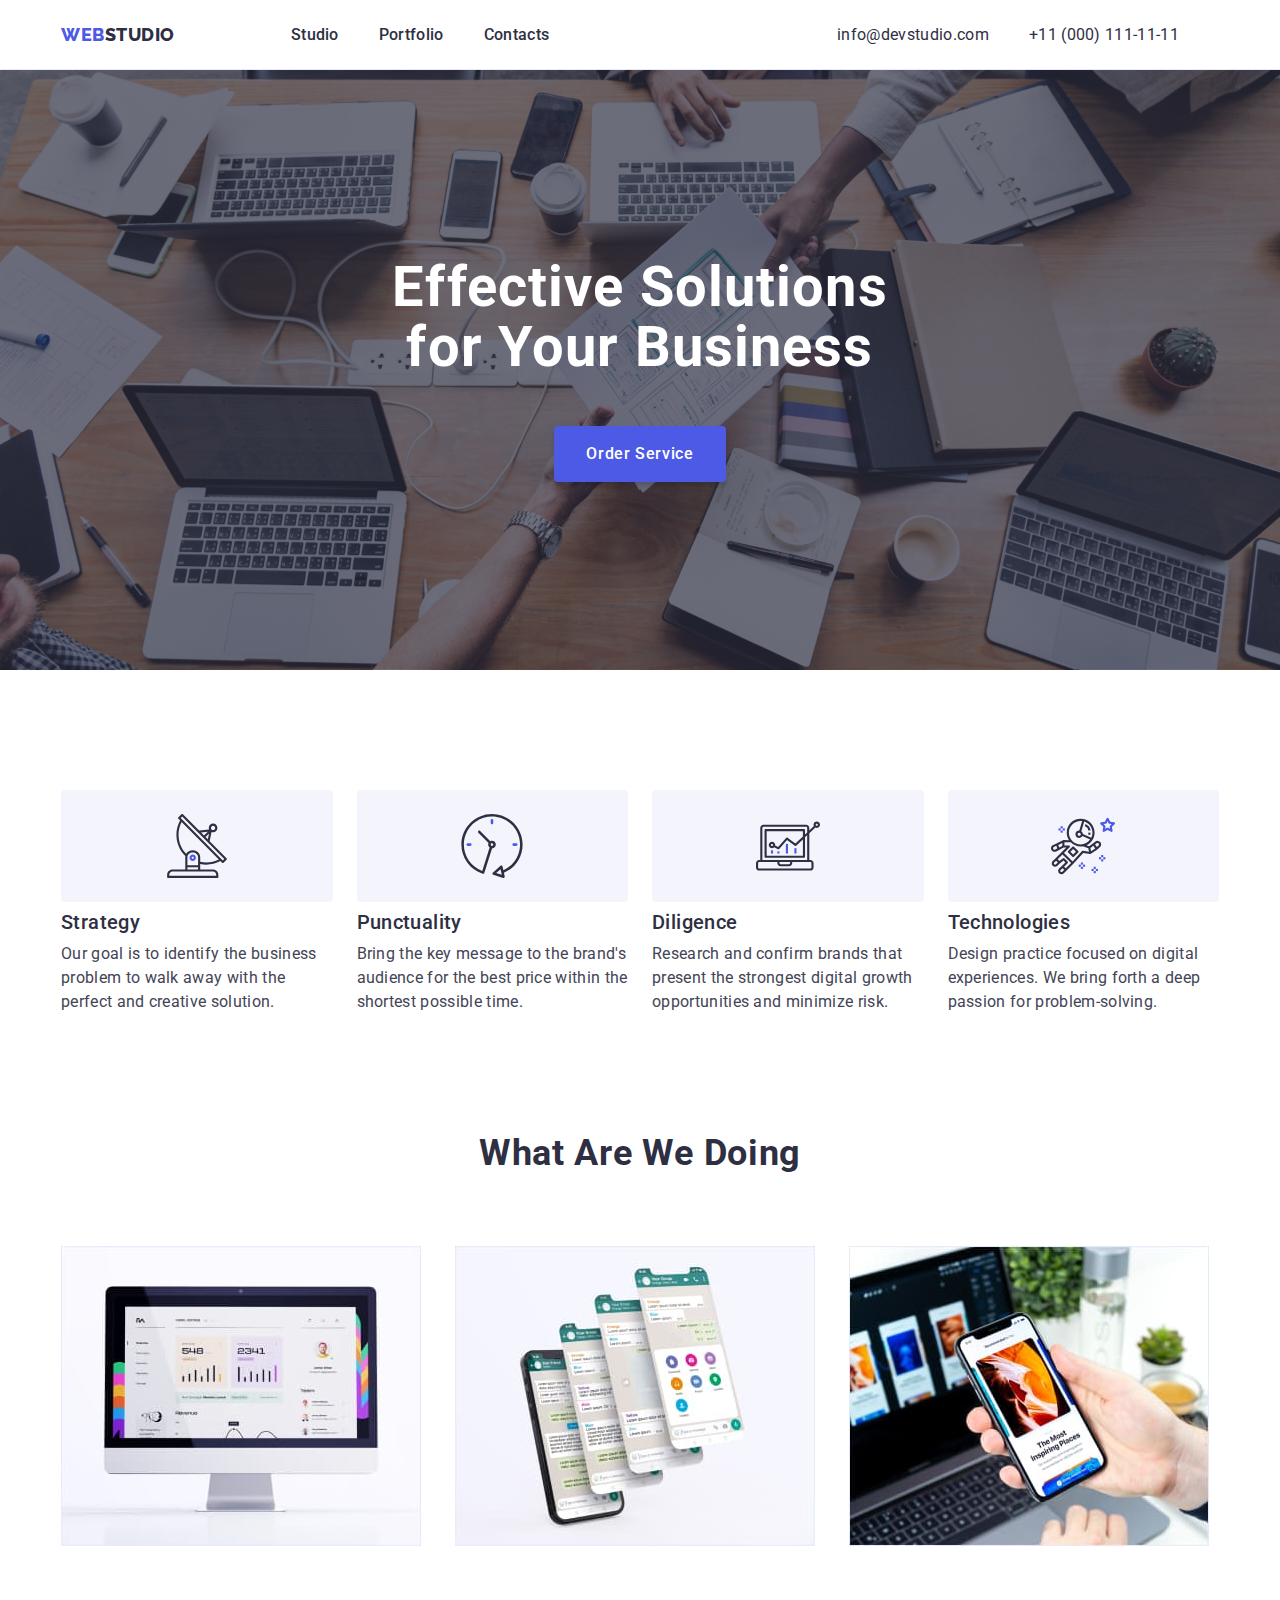
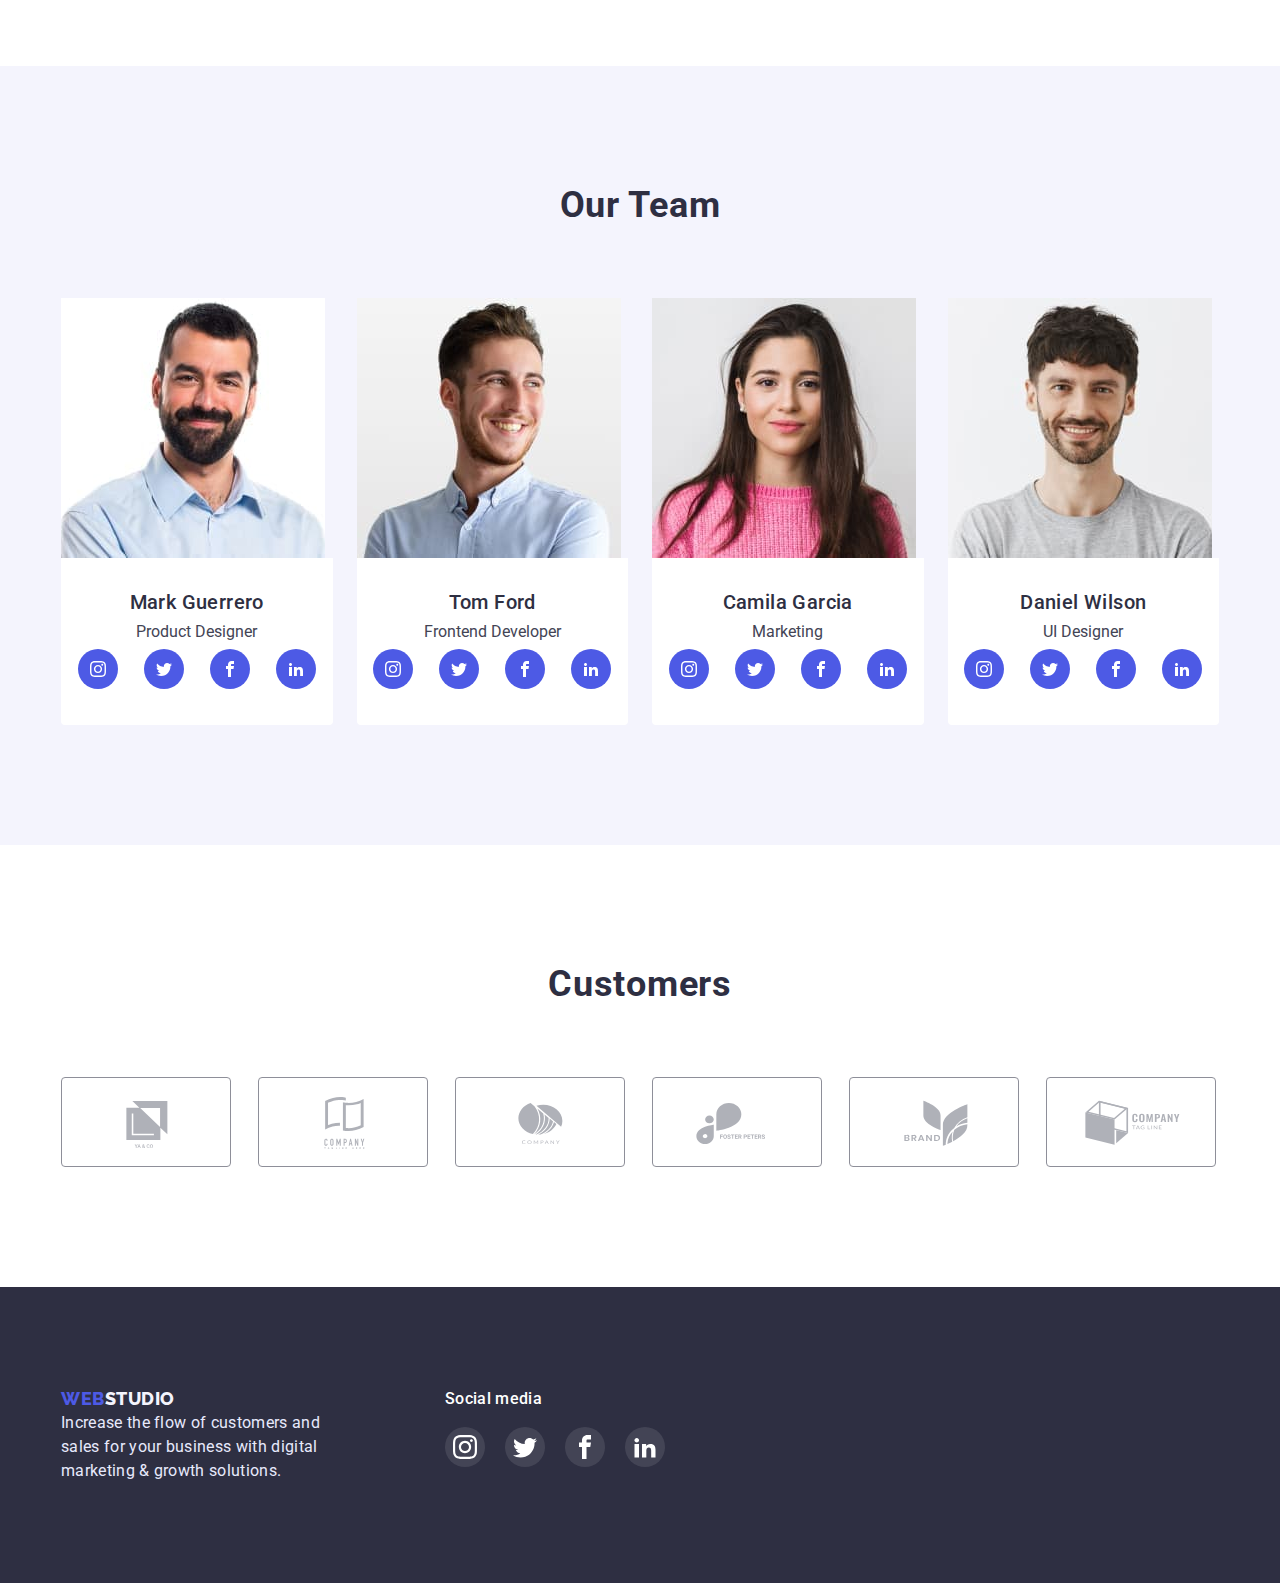
<file: index.html>
<!DOCTYPE html>
<html lang="en">
<head>
    <meta charset="UTF-8">
    <meta http-equiv="X-UA-Compatible" content="IE=edge">
    <meta name="viewport" content="width=device-width, initial-scale=1.0">
    <title>WebStudio</title>
    <link rel="preconnect" href="https://fonts.googleapis.com">
    <link rel="preconnect" href="https://fonts.gstatic.com" crossorigin>
    <link href="https://fonts.googleapis.com/css2?family=Raleway:wght@800&family=Roboto:wght@400;500;700;900&display=swap" rel="stylesheet">
    <link rel="stylesheet" href="https://cdnjs.cloudflare.com/ajax/libs/modern-normalize/1.1.0/modern-normalize.min.css" integrity="sha512-wpPYUAdjBVSE4KJnH1VR1HeZfpl1ub8YT/NKx4PuQ5NmX2tKuGu6U/JRp5y+Y8XG2tV+wKQpNHVUX03MfMFn9Q==" crossorigin="anonymous" referrerpolicy="no-referrer" />
<link rel="stylesheet" href="./css/style.css">
</head>
<body>
    <!--Head-->
    <header class="header">
            <div class="container"><div class="header-justify">
        <nav class="header-nav">
            <a class="first-logo"
            href="./index.html">Web<span class="second-logo link">Studio</span></a>
            <ul class="list nav-list">
                <li class="header-item"><a href="./index.html" class="header-link link">Studio</a></li>
                <li class="header-item"><a href="./portfolio.html" class="header-link link">Portfolio</a></li>
                <li class="header-item"><a href="#" class="header-link link">Contacts</a></li>
            </ul>
            
        </nav>
        <address class="contact-list">
             <ul class="contact-list list">
                <li class="contact-item"><a class="contact-mail link"
                    href="mailto:info@devstudio.com">info@devstudio.com</a>
                <li class="contact-item"><a class="contact-mail link"
                    href="tel:+110001111111">+11 (000) 111-11-11</a>
                </li>
            </ul>
        </address>
        </div>
        </div>
    </header>
    <!--Main-->
    <main>
    <!--Hero-->
    <!--Section 1-->
        <section class="hero">
            <div class="container">
            <h1 class="hero-title">Effective Solutions for Your Business</h1>
            <button type="button" class="button-hero">Order Service</button>
            </div>
        </section>
        <!--/Section 1-->
       <!--Section 2-->
       <section class="section features-section">
        <h2 class="visually-hidden">Adantages</h2>
        <div class="container">
        <ul class="features-list">
        <li class="features-item item">
            <div class="item-box">
                <svg class="features-list-icon" width="64" height="64">
                    <use href="./images/sprite-3.svg#antenna"></use>
                </svg>
            </div>
        <h3 class="features-title">Strategy</h3>
       <p class="features-desc"> Our goal is to identify the business
        problem to walk away with the perfect and creative solution.</p>
        </li>
        <li class="features-item item">
            <div class="item-box">
                <svg class="features-list-icon" width="64" height="64">
                    <use href="./images/sprite-3.svg#clock"></use>
                </svg>
            </div>
        <h3 class="features-title">Punctuality</h3>
        <p class="features-desc">Bring the key message to the brand's audience for the best price within the shortest possible time.</p>
        </li>
        <li class="features-item item">
            <div class="item-box">
                <svg class="features-list-icon" width="64" height="64">
                    <use href="./images/sprite-3.svg#diagram"></use>
                </svg>
            </div>
        <h3 class="features-title">Diligence</h3>
        <p class="features-desc">Research and confirm brands that present the strongest digital growth opportunities and minimize risk.</p>
        </li>
        <li class="features-item item">
            <div class="item-box">
                <svg class="features-list-icon" width="64" height="64">
                    <use href="./images/sprite-3.svg#astronaut"></use>
                </svg>
            </div>
        <h3 class="features-title">Technologies</h3>
        <p class="features-desc">Design practice focused on digital experiences. We bring forth a deep passion for problem-solving.</p>
        </li>
        </ul>
        </div>
    </section>
    <!--/Section 2-->
<!--Section 3-->
<section class="abilities-section">
    <div class="container">
<h2 class="headline">What Are We Doing </h2>
<ul class="abilities-set">
    <li class="card-item"><img src="./images/rectangle-computer.jpg" width="360" alt="Computer"></li>
    <li class="card-item"><img src="./images/rectangle-screens.jpg" width="360" alt="Screens"></li>
    <li class="card-item"><img src="./images/rectangle-phone.jpg" width="360" alt="Phone and computer"></li>
</ul>
</div>
</section>
<!--/Section 3-->
<!--Section 4-->
<section class="team-section">
    <div class="container">
<h2 class="header-team">Our Team</h2>
<ul class="list team-list">
<li class="item"><img src="./images/new.jpg" width="264" alt="Man">
    <div class="team-descr">
    <h3 class="about-title">Mark Guerrero</h3>
    <p class="about-subtitle">Product Designer</p>
    <ul class="social-list list">
        <li class="social-list-item">
        <a href="" class="social-list-link">
            <svg class="social-list-icon" width="16" height="16">
            <use href="./images/sprite-3.svg#instagram"></use>
            </svg>
            </a>
            </li>
            <li class="social-list-item">
            <a href="" class="social-list-link">
                <svg class="social-list-icon" width="16" height="16">
                <use href="./images/sprite-3.svg#twitter"></use>
                </svg>
                </a>
            </li>
                <li class="social-list-item">
                <a href="" class="social-list-link">
                    <svg class="social-list-icon" width="16" height="16">
                    <use href="./images/sprite-3.svg#facebook"></use>
                    </svg>
                    </a>
                </li>
                    <li class="social-list-item">
                    <a href="" class="social-list-link">
                        <svg class="social-list-icon" width="16" height="16">
                        <use href="./images/sprite-3.svg#linkedin"></use>
                        </svg>
                        </a>
            </li>
            </ul>
    </div>
</li>
<li class="item"><img src="./images/new1.jpg" width="264" alt="Man">
    <div class="team-descr">
    <h3 class="about-title">Tom Ford</h3>
    <p class="about-subtitle">Frontend Developer</p>
    <ul class="social-list list">
        <li class="social-list-item">
        <a href="" class="social-list-link">
            <svg class="social-list-icon" width="16" height="16">
            <use href="./images/sprite-3.svg#instagram"></use>
            </svg>
        </a>
        </li>
        <li class="social-list-item">
            <a href="" class="social-list-link">
                <svg class="social-list-icon" width="16" height="16">
                <use href="./images/sprite-3.svg#twitter"></use>
                </svg>
                </a>
                </li>
                <li class="social-list-item">
                <a href="" class="social-list-link">
                    <svg class="social-list-icon" width="16" height="16">
                    <use href="./images/sprite-3.svg#facebook"></use>
                    </svg>
                    </a>
                    </li>
                    <li class="social-list-item">
                    <a href="" class="social-list-link">
                        <svg class="social-list-icon" width="16" height="16">
                        <use href="./images/sprite-3.svg#linkedin"></use>
                        </svg>
                        </a>
            </li>
            </ul>
    </div>
</li>
<li class="item"><img src="./images/new2.jpg" width="264" alt="Woman">
    <div class="team-descr">
    <h3 class="about-title">Camila Garcia</h3>
    <p class="about-subtitle">Marketing</p>
    <ul class="social-list list">
        <li class="social-list-item">
        <a href="" class="social-list-link">
            <svg class="social-list-icon" width="16" height="16">
            <use href="./images/sprite-3.svg#instagram"></use>
            </svg>
            </a>
            </li>
            <li class="social-list-item">
            <a href="" class="social-list-link">
                <svg class="social-list-icon" width="16" height="16">
                <use href="./images/sprite-3.svg#twitter"></use>
                </svg>
                </a>
                </li>
                <li class="social-list-item">
                <a href="" class="social-list-link">
                    <svg class="social-list-icon" width="16" height="16">
                    <use href="./images/sprite-3.svg#facebook"></use>
                    </svg>
                    </a>
                    </li>
                    <li class="social-list-item">
                    <a href="" class="social-list-link">
                        <svg class="social-list-icon" width="16" height="16">
                        <use href="./images/sprite-3.svg#linkedin"></use>
                        </svg>
                        </a>
            </li>
            </ul>
            
    </div>
</li>
<li class="item"><img src="./images/new3.jpg" width="264" alt="Man">
    <div class="team-descr">
    <h3 class="about-title">Daniel Wilson</h3>
    <p class="about-subtitle">UI Designer</p>
    <ul class="social-list list">
        <li class="social-list-item">
        <a href="" class="social-list-link">
            <svg class="social-list-icon" width="16" height="16">
            <use href="./images/sprite-3.svg#instagram"></use>
            </svg>
            </a>
            </li>
            <li class="social-list-item">
            <a href="" class="social-list-link">
                <svg class="social-list-icon" width="16" height="16">
                <use href="./images/sprite-3.svg#twitter"></use>
                </svg>
                </a>
                </li>
                <li class="social-list-item">
                <a href="" class="social-list-link">
                    <svg class="social-list-icon" width="16" height="16">
                    <use href="./images/sprite-3.svg#facebook"></use>
                    </svg>
                    </a>
                    </li>
                    <li class="social-list-item">
                    <a href="" class="social-list-link">
                        <svg class="social-list-icon" width="16" height="16">
                        <use href="./images/sprite-3.svg#linkedin"></use>
                        </svg>
                        </a>
          
            </ul>
    </div>
</li>
</ul>
</div>
</div>
</section>
<!--/Section 4-->
<section class="customers-section">
<div class="container">
    <h2 class="clients-headline">Customers</h2>
    <ul class="clients-list list">
        <li class="clients-item">
            <a href="" class="clients-link link">
            <svg class="clients-icon" width="104" height="56">
                <use href="./images/sprite-3.svg#logo-5"></use>
            </svg>
        </a>
    </li>
    <li class="clients-item">
        <a href="" class="clients-link link">
        <svg class="clients-icon" width="104" height="56">
            <use href="./images/sprite-3.svg#logo-4"></use>
        </svg>
    </a>
</li> 
<li class="clients-item">
    <a href="" class="clients-link link">
    <svg class="clients-icon" width="104" height="56">
        <use href="./images/sprite-3.svg#logo-3"></use>
    </svg>
</a>
</li>
<li class="clients-item">
    <a href="" class="clients-link link">
    <svg class="clients-icon" width="104" height="56">
        <use href="./images/sprite-3.svg#logo-2"></use>
    </svg>
</a>
</li>
<li class="clients-item">
    <a href="" class="clients-link link">
    <svg class="clients-icon" width="104" height="56">
        <use href="./images/sprite-3.svg#logo-1"></use>
    </svg>
</a>
</li>
<li class="clients-item">
    <a href="" class="clients-link link">
    <svg class="clients-icon" width="104" height="56">
        <use href="./images/sprite-3.svg#logo-6"></use>
    </svg>
</a>
</li>
        </ul>
    </div>
    </section>
</main>
<!--/Main-->
    <!--Footer-->
    <footer class="page-footer">
        <div class="container">
            <div>
        <a class="footer-logo"
        href="./index.html">Web<span class="footer-second-logo link">Studio</span></a>
    <p class="footer-description"> Increase the flow of customers and sales for your business with digital marketing & growth solutions.</p>
</div>
<div class="footer-social-media">
<h3 class="footer-headline">Social media</h3>
<ul class="footer-social-list list">
    <li class="footer-social-item">
    <a href="" class="footer-social-link link">
        <svg class="footer-social-icon" width="24" height="24">
            <use href="./images/sprite-3.svg#instagram"></use>
        </svg>
    </a>
    </li>
    <li class="footer-social-item">
        <a href="" class="footer-social-link link">
            <svg class="footer-social-icon" width="24" height="24">
                <use href="./images/sprite-3.svg#twitter"></use>
            </svg>
        </a>
        </li>
        <li class="footer-social-item">
            <a href="" class="footer-social-link link">
                <svg class="footer-social-icon" width="24" height="24">
                    <use href="./images/sprite-3.svg#facebook"></use>
                </svg>
            </a>
            </li>
            <li class="footer-social-item">
                <a href="" class="footer-social-link link">
                    <svg class="footer-social-icon" width="24" height="24">
                        <use href="./images/sprite-3.svg#linkedin"></use>
                    </svg>
                </a>
                </li>
</ul>
</div>
</div>
</footer>
</section>
<!--/Footer-->
</body>
</html>
</file>
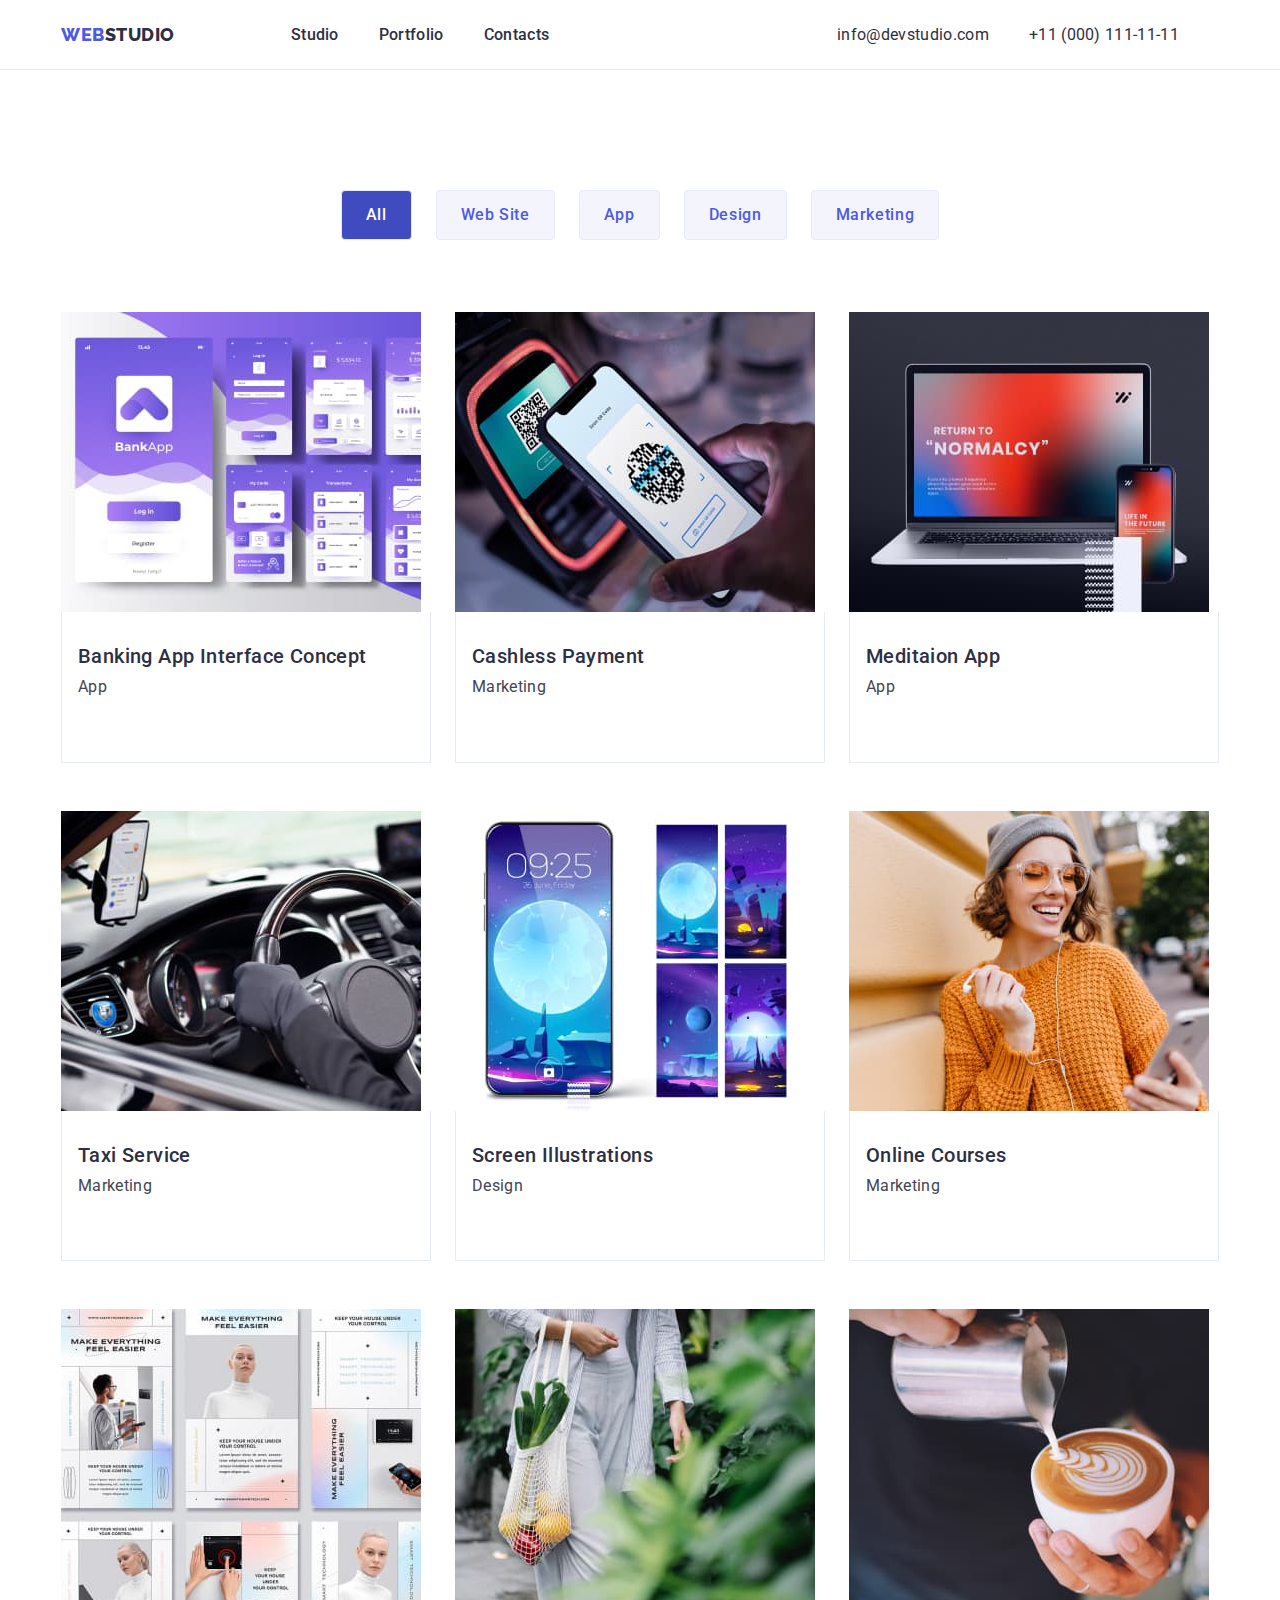
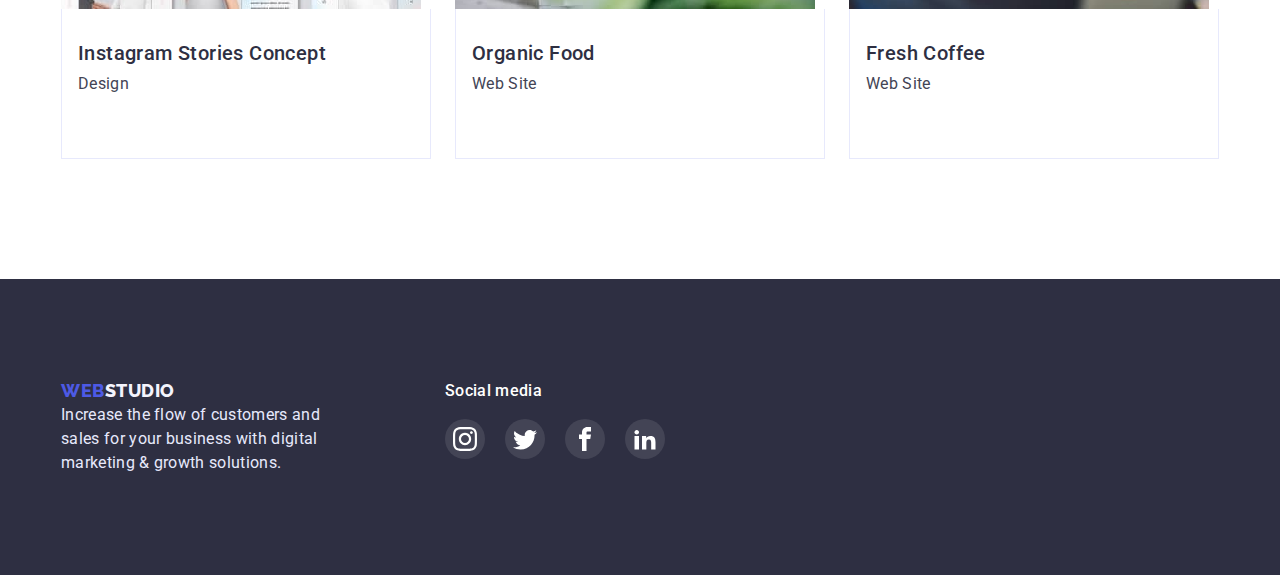
<file: portfolio.html>
<!DOCTYPE html>
<html lang="en">
<head>
    <meta charset="UTF-8">
    <meta http-equiv="X-UA-Compatible" content="IE=edge">
    <meta name="viewport" content="width=device-width, initial-scale=1.0">
    <title>Portfolio</title>
    <link rel="preconnect" href="https://fonts.googleapis.com">
    <link rel="preconnect" href="https://fonts.gstatic.com" crossorigin>
    <link href="https://fonts.googleapis.com/css2?family=Raleway:wght@800&family=Roboto:wght@400;500;700;900&display=swap" rel="stylesheet">
    <link rel="stylesheet" href="https://cdnjs.cloudflare.com/ajax/libs/modern-normalize/1.1.0/modern-normalize.min.css" integrity="sha512-wpPYUAdjBVSE4KJnH1VR1HeZfpl1ub8YT/NKx4PuQ5NmX2tKuGu6U/JRp5y+Y8XG2tV+wKQpNHVUX03MfMFn9Q==" crossorigin="anonymous" referrerpolicy="no-referrer" />
<link rel="stylesheet" href="./css/style.css">
</head>

<body>
        <!--Head-->
    <header class="header">
        <div class="container"><div class="header-justify">
        <nav class="header-nav">
            <a class="first-logo"
            href="./index.html">Web<span class="second-logo link">Studio</span></a>
            <ul class="list nav-list">
                <li class="header-item"><a href="./index.html" class="header-link link">Studio</a></li>
                <li class="header-item"><a href="./portfolio.html"class="header-link link ">Portfolio</a></li>
                <li class="header-item"><a href="./portfolio.html"class="header-link link">Contacts</a></li>
            </ul>
        </nav>
        <address class="contact-list">
             <ul class="contact-list list">
                <li class="contact-item"><a class="contact-mail link"
                    href="mailto:info@devstudio.com">info@devstudio.com</a>
                <li class="contact-item"><a class="contact-tel link"
                    href="tel:+110001111111">+11 (000) 111-11-11</a>
                </li>
            </ul>
        </address>
        </div>
        </div>
    </header>
    <!--/Head-->
   <!--Main-->
   <main>
    <!--Hero section-->
        <section class="section about-hero-section">
            <div class="container">
            <h1 class="visually-hidden">Card and button list</h1>
            <ul class="about-button">
<li class="btn"><button type="button" class="button-primary">All</button></li>
<li class="btn"><button type="button" class="button-secondary">Web Site</button></li>
<li class="btn"><button type="button" class="button-secondary">App</button></li>
<li class="btn"><button type="button" class="button-secondary">Design</button></li>
<li class="btn"><button type="button" class="button-secondary">Marketing</button></li>          
            </ul>
        <ul class="about-list">
        <li class="about-item item">
            <a class="link" href="./portfolio.html">
            <img class="img" src="./images/image1.jpg" width="360" alt="Screens" height="300">
            <div class="img-text">
            <h2 class="item-subtitle">Banking App Interface Concept</h2>
            <p class="about-subtitle-text">App</p>
            </div>
            </a>
            </li>
        <li class="about-item item">
            <a class="link" href="./portfolio.html">
             <img src="./images/image2.jpg" width="360" alt="Qr-code" height="300">
            <div class="img-text">
             <h2 class="item-subtitle">Cashless Payment</h2>
            <p class="about-subtitle-text">Marketing</p>
            </div>
            </a>
            </li>
        <li class="about-item item">
            <a class="link"href="./portfolio.html">
            <img src="./images/image3.jpg" width="360" alt="Phone-computer" height="300">
            <div class="img-text">
            <h2 class="item-subtitle">Meditaion App</h2>
            <p class="about-subtitle-text">App</p>
            </div>
            </a>
            </li>
        <li class="about-item item">
            <a class="link"href="./portfolio.html">
            <img src="./images/image4.jpg" width="360" alt="Car" height="300">
            <div class="img-text">
            <h2 class="item-subtitle">Taxi Service</h2>
            <p class="about-subtitle-text">Marketing</p>
            </div>
            </a>
            </li>
        <li class="about-item item">
            <a class="link"href="./portfolio.html"><img src="./images/image5.jpg" width="360" alt="Wallpaper" height="300">
           <div class="img-text">
            <h2 class="item-subtitle"> Screen Illustrations</h2>
            <p class="about-subtitle-text">Design</p>
            </div>
            </a>
            </li>
        <li class="about-item item">
            <a class="link"href="./portfolio.html">
            <img src="./images/image6.jpg" width="360" alt="Girl" height="300">
            <div class="img-text">
            <h2 class="item-subtitle">Online Courses</h2>
            <p class="about-subtitle-text">Marketing</p>
            </div>
            </a>
            </li>
        <li class="about-item item">
            <a class="link"href="./portfolio.html">
             <img src="./images/image7.jpg" width="360" alt="Information" height="300">
            <div class="img-text">
             <h2 class="item-subtitle">Instagram Stories Concept</h2>
             <p class="about-subtitle-text">Design</p>
             </div>
             </a>
             </li>
        <li class="about-item item">
            <a class="link" href="./portfolio.html">
             <img src="./images/image8.jpg" width="360" alt="Woman-fruits" height="300">
             <div class="img-text">
             <h2 class="item-subtitle">Organic Food</h2>
             <p class="about-subtitle-text">Web Site</p>
             </div>
             </a>
            </li>
         <li class="about-item item">
            <a class="link" href="./portfolio.html">
        <img src="./images/image9.jpg" width="360" alt="Coffee" height="300">
             <div class="img-text">
        <h2 class="item-subtitle">Fresh Coffee</h2>
             <p class="about-subtitle-text">Web Site</p>
             </div>
             </a>
         </li>
    </ul>
</div>
    </section>
    <!--/Hero section-->
    </main>
    <!--/Main-->
    <!--Footer-->
    <footer class="page-footer">
        <div class="container">
            <div>
        <a class="footer-logo"
        href="./index.html">Web<span class="footer-second-logo link">Studio</span></a>
    <p class="footer-description"> Increase the flow of customers and sales for your business with digital marketing & growth solutions.</p>
</div>
<div class="footer-social-media">
<h3 class="footer-headline">Social media</h3>
<ul class="footer-social-list list">
    <li class="footer-social-item">
    <a href="" class="footer-social-link link">
        <svg class="footer-social-icon" width="24" height="24">
            <use href="./images/sprite-3.svg#instagram"></use>
        </svg>
    </a>
    </li>
    <li class="footer-social-item">
        <a href="" class="footer-social-link link">
            <svg class="footer-social-icon" width="24" height="24">
                <use href="./images/sprite-3.svg#twitter"></use>
            </svg>
        </a>
        </li>
        <li class="footer-social-item">
            <a href="" class="footer-social-link link">
                <svg class="footer-social-icon" width="24" height="24">
                    <use href="./images/sprite-3.svg#facebook"></use>
                </svg>
            </a>
            </li>
            <li class="footer-social-item">
                <a href="" class="footer-social-link link">
                    <svg class="footer-social-icon" width="24" height="24">
                        <use href="./images/sprite-3.svg#linkedin"></use>
                    </svg>
                </a>
                </li>
</ul>
</div>
</div>
</footer>
</section>
<!--/Footer-->
</body>
</html>
</file>
<file: css/style.css>
:root{
    --accent-text-color: #2E2F42;
    --button-color: #4D5AE5;
    --contact-color: #434455;
    --title-color: #FFFFFF;
    --background-color:#404BBF;
    --footer-color: #F4F4FD;
    --body-color:#434455;
    --description-color:#E7E9FC;
     }

.section{
  padding: 120px p;
}
.container{
   max-width: 1158px;
   padding:0 15px;
   margin:0 auto;
}
h1,h2,h3,h4,h5,h6,p,ul{
   margin:0;
   padding:0;
}
 .header {
   display: block;
 font-weight: 600;
 font-size: 40px;
 line-height: 1.1;
 color:var(--accent-text-color);
 text-decoration: none;
 border-bottom: 1px solid var(--description-color) ;
 }
.header-justify{
   display: flex;
   justify-content: space-between;
   align-items: center;
}
 .header.container{
   display: flex;
 }
 .header-container{
 display: flex;
 background: var(--title-color);
 }
 a.decoration{
 color:var(--button-color);
 text-decoration: none; 
 }
 .header-nav{
 font-weight: 600;
 text-transform: uppercase;
 display: flex;
 align-items: center;
 }
 .contact-list{
   margin-left: auto;
 }
 .header-nav.li{
    margin-right: 40px;
    margin-left: 70px;
 }
 .header-nav.link{
 display: block;

 }
 .header-nav.item:last-child{
    margin-right: 0;
 }
 .first-logo{
 font-family: 'Raleway';
 font-weight: 800;
 font-size: 18px;
 line-height: 1.33;
 letter-spacing: 0.03em;
 text-transform: uppercase;
 color:var(--button-color);
 text-decoration: none;
 }
 .second-logo link > span{
 font-family: 'Raleway';
 font-weight: 800;
 font-size: 18px;
 line-height: 1.33;
 letter-spacing: 0.03em;
 text-transform: uppercase;
 color:var(--accent-text-color);
 text-decoration: none;
 }
 .nav-list {
   display: flex;
   margin-left: 76px;
 }
 .header-item{
    display: flex;
    margin-left: 40px;
 }
 .header-link {
    display: flex;
    font-weight: 500;
    font-size: 16px;
     line-height: 1.33;
     letter-spacing: 0.02em;
     color: var(--accent-text-color);
     text-transform: capitalize;
     padding-top:24px;
     padding-bottom:24px;
 }
 .header-link:hover,
 .header-link:focus{
     color: var(--background-color);
 }
 .link {
     text-decoration: none;
     font-style: normal;
     color:var(--accent-text-color);
 }
 .hero{
    background-image: linear-gradient(
      rgba(46,47, 66, 0.7),
     rgba(46, 47, 66, 0.7)
    ),
    url(../images/people-office.jpg);
    padding-top: 188px;
    padding-bottom: 188px;
    text-align: center;
    background-repeat: no-repeat;
    background-position: center center;
 }
 .background{
   width: 1440px;
   height: 600px;
    background-image:url(../images/bg.jpg);
    background-repeat: no-repeat;
    background-position: center;
    background-size:cover;
 }
 .hero-title{
 font-weight: 700;
 font-size: 56px;
 line-height: 1.07;
 letter-spacing: 0.02em;
 color:var(--title-color);
 margin: 0 auto 48px auto;
 max-width: 500px;
 text-align: center;
 }
 .contact-mail:hover,
 .contact-tel:hover{
   color:var(--background-color);
 }
.contact-item,
.header-item{
    display: flex;
 }
 .contact-list{
    display: flex;
    align-items: center;
 }
.contact-item{
    display: flex; 
    margin-left: auto;
    margin-right: 40px;
    font-weight: 400;
    font-size: 16px;
    line-height: 1.5;
    letter-spacing: 0.02em;
    font-style: normal;
    color: var(--secondary-black-color);
 }
 .contact-tel link{
 font-size: 16px;
 line-height: 1.33;
 letter-spacing: 0.02em;
 color: var(--contact-color);
 }
 .contact-mail link{
 font-family: 'Roboto';
 font-style: normal;
 font-size: 16px;
 line-height: 1.33;
 letter-spacing: 0.02em;
 color:var(--contact-color);
 }
 body{
 font-family:'Roboto', sans-serif;
 color:var(--body-color);
 margin:0;
 padding-left:0;
 }
 .visually-hidden {
 position: absolute;
 width: 1px;
 height: 1px;
 margin: -1px;
 border: 0;
 padding: 0;
 white-space: nowrap;
 clip-path: inset(100%);
 clip: rect(0 0 0 0);
 overflow: hidden;
 }
 
 .hero-container{
    height: 600px;
    margin-bottom : 0;
 }
 .button-hero{
 font-family:inherit;
 font-weight: 500;
 font-size: 16px;
 line-height: 1.5;
 padding: 16px 32px;
 letter-spacing: 0.04em;
 color:var(--title-color);
 background:var(--button-color);
 display: block;
 margin:auto;
 box-shadow: 0px 4px 4px rgba(0, 0, 0, 0.15);
 border-radius: 4px;
 text-align: center;
 border: none;
 cursor: pointer;
 }
 .button-hero:hover,
 .button-hero:focus{
     color: var(--title-color);
     background:var(--background-color);
 }
 .about-button{
    display:flex;
    justify-content: center;
    margin-bottom: 72px;
    gap: 24px;
 }
 .button-primary{
 font-family:inherit;
 font-weight: 500;
 font-size: 16px;
 line-height: 24px;
 letter-spacing: 0.04em;
 color: var(--title-color);
 cursor: pointer;
 display: inline-block;
 background: var(--background-color) ;
 border-radius: 4px;
 border: 1px solid var(--description-color);
 padding: 12px 24px;
 }
 .button-primary:focus,
 .button-primary:hover{
 color: var(--button-color);
 }
 .button-secondary{
 font-family:inherit;
 font-weight: 500;
 font-size: 16px;
 line-height: 1.5;
 display: inline-block;
 letter-spacing: 0.04em;
 color: var(--button-color);
 cursor: pointer;
 background:var(--footer-color);
 border: 1px solid var(--description-color);
 border-radius: 4px;
 padding: 12px 24px;
 cursor: pointer;
 }
 .button-secondary:focus,
 .button-secondary:hover{
 color: var(--title-color);
 background-color: var(--background-color);
 }
 li{
 list-style-type:none;
 }
 .test-container{
    display: flex;
    width:1158px;
    padding-left:15px;
    padding-right:15px;
    margin-left: auto;
    margin-right: auto;
 }
 .about-list{
   display: flex;    
   flex-wrap: wrap;
   gap:48px 24px;
   padding-left :0;
   margin:0;
 }
 img{
   display: block;
   max-width: 100%;
   height: auto;
 }
 .list-item {
   width:calc((100% - 48px) /3);
   margin-right: 24px;
   margin-bottom:48px;
   gap: 24px;
 }
.list-item:nth-child(-n+3){
flex-basis: calc((100% - 48px) /3);
}
 .about-item.item{
  flex-basis:calc((100% - 48px) /3);
}
.about-item:hover,
.about-item:focus{
  box-shadow: 0px 1px 6px rgba(46, 47, 66, 0.08), 0px 1px 1px rgba(46, 47, 66, 0.16), 0px 2px 1px rgba(46, 47, 66, 0.08);
}
.img-text{
   padding-top:32px;
   padding-bottom: 32px;
   padding-left: 16px;
   margin-right: 0;
   border: 1px solid var(--description-color);
}
 .flex-container{
    display: flex;
    flex-wrap: wrap;
    display: contents;
 }
 .flex-element{
    width: calc(100%/3);
    margin-right: 30px;
 }
.flex-element:nth-child(3n){
    margin-right: 0;
}
 .flex-element:nth-child(3n+1){
    margin-right: 0;
 } 
 .features-section {
  padding-top: 120px;
  padding-bottom: 120px;
 }
 .features-item {
   gap: 24px;
   flex-basis: calc((100% - 72px) /4);
 }
.item-box{
   display: flex;
   justify-content:center;
   align-items: center;
   height: 112px;
   background-color:var(--footer-color);
   border-radius: 4px;
 }
 .features-title{
 font-weight: 500;
 font-size: 20px;
 line-height: 1.2;
 letter-spacing: 0.02em;
 color:var(--accent-text-color);
 margin-top: 8px;
 margin-bottom: 8px;
 }
 .features-list{
   display:flex;
   gap:24px;
   flex-wrap: wrap;
 }
 .features-desc{
 font-weight: 400;
 font-size: 16px;
 line-height:1.5;
 letter-spacing: 0.02em;
 color:var(--body-color);
 }
 .headline{
 font-weight: 700;
 font-size: 36px;
 line-height: 1.11;
 letter-spacing: 0.02em;
 text-transform:capitalize;
 color:var(--accent-text-color);
 justify-content: center;
 text-align: center;
 margin-bottom: 72px;
 }
 .abilities-section{
   padding-top: 0;
   padding-bottom: 120px;
 }
 .abilities-set{
   display: flex;
   gap: 24px;
   flex-wrap: wrap;
 }
.abilities-set.item{
   flex-basis: calc((100% - 48px) / 2);
}
 .team-list{
   padding: 0;
   margin: 0;
   display: flex;
   justify-content: center;
   gap: 24px;
   flex-wrap: wrap;
 }
 .team-descr {
 padding: 32px 16px 32px 16px;
 background-color: var(--title-color);
 border-radius: 0px 0px 4px 4px;
 text-align: center;
 }
.item{
   flex-basis: calc((100% - 72px) / 4);
 
}
.card-item{
   flex-basis: calc((100% - 48px) / 3);
}
.card-content{
   padding-top: 32px;
   padding-right: 65px;
   padding-left: 65px;
 }
.abilities-cards{
   display: flex;
  }
 .team-section{
   padding-top: 120px;
  padding-bottom: 120px;
   background:var(--footer-color);
 }
 .header-team{
 font-weight: 700;
 font-size: 36px;
 line-height: 1.11;
 letter-spacing: 0.02em;
 text-transform: capitalize;
 color: var(--accent-text-color);
 text-align: center;
 margin-bottom: 72px;
 }
 .social-list-link{
    width: 40px;
    height:40px;
    border-radius: 50%;
    background-color:var(--button-color);
    display:inline-block;
  
 }
 .social-list-item{
  flex-basis:calc((100% - 72px) /4);
 }
 .social-list{
    display: flex;
    justify-content: center;
    margin-top: 8px;
    gap: 24px;
 }
 .social-list-icon{
    display: inline-block;
    fill:var(--title-color);
    height: 40px;
}
.social-list-link:hover,
.social-list-link:focus{
   background-color:var(--background-color);
}
 .about-hero-section{
  padding-top: 120px;
   padding-bottom: 120px;
 }
 .about-list{
 display: flex;
 flex-wrap: wrap;
 gap: 48px 24px;
 padding-left: 0;
 }

 .about-list .link:is(:hover,:focus){
   box-shadow: 0px 1px 6px rgba(46, 47, 66, 0.08), 0px 1px 1px rgba(46, 47, 66, 0.16), 0px 2px 1px rgba(46, 47, 66, 0.08);
 }
 .img-text{
 padding: 32px 16px;
   border-top: none;
 }
 .about-description {
 font-weight: 500;
 font-size: 16px;
 line-height: 1.33;
 letter-spacing: 0.04em;
 color:var(--button-color);
 }
 .about-title {
 font-weight: 500;
 font-size: 20px;
 line-height: 1.2;
 letter-spacing: 0.02em;
 color:var(--accent-text-color);
 text-align: center;
 margin-bottom: 8px;
 }
 .list{
     list-style: none;
 }
 .about-subtitle-text{
 font-weight: 400;
 font-size: 16px;
 line-height: 1.33;
 letter-spacing: 0.02em;
 color:var(--body-color);
 text-align: center;
 margin-bottom: 32px;
 }
 .item-subtitle{
   font-weight: 500;
   font-size: 20px;
   line-height: 1.2;
   letter-spacing: 0.02em;
   color:var(--accent-text-color);
   text-align:left;
   margin-top: 32 px;
   margin-bottom: 8px;
   }
   .about-subtitle-text {
   font-weight: 400;
   font-size: 16px;
   line-height: 1.33;
   letter-spacing: 0.02em;
   color:var(--body-color);
   text-align:left;
  margin-bottom: 32px;
 }    
 .customers-section{
  padding-bottom: 120px;
 }
 .clients-headline{
   font-family: 'Roboto';
   font-style: normal;
   font-weight: 700;
   font-size: 36px;
   line-height: 1.11;
   text-align: center;
   letter-spacing: 0.02em;
   text-transform: capitalize;
   color: var(--accent-text-color);
   margin-top: 120px;
   margin-bottom: 72px;
 }
 .clients-list{
  display: flex;
  gap: 24px;
  justify-content: center;

 }
 .clients-link{
display: flex;
align-items: center;
justify-content: center;
border: 1px solid #8E8F99;
border-radius: 4px;
width: 168px;
height: 88px;
color: #AFB1B8;
 }

 .clients-item{
  flex-basis: calc((100% - 120px)/6);
 }
 .clients-icon{
   fill:currentColor;
 }
 .clients-link:is(:hover, :focus){
 color:var(--background-color);
 border: 1px solid var(--background-color);
 }
 .page-footer.container{
   display: flex;
 }
 .page-footer{
 color:var(--footer-color);
 background-color:var(--accent-text-color);
 padding-top: 100px;
 padding-bottom: 100px;
 }
 a.decoration{
 text-decoration: none; 
 }
 .footer-logo{
 font-family:'Raleway';
 font-weight: 800;
 font-size: 18px;
 line-height: 1.3;
 letter-spacing: 0.03em;
 text-transform: uppercase;
 color:var(--button-color);
 text-decoration: none;
 margin-bottom: 16px;
 }
 .footer-second-logo {
 font-family:'Raleway';
 font-weight:800;
 font-size: 18px;
 line-height: 1.33;
 letter-spacing: 0.03em;
 text-transform: uppercase;
 color:var(--footer-color);
 text-decoration: none;
 }
 .footer-description{
 width:264px;
 font-size: 16px;
 line-height: 1.5;
 letter-spacing: 0.02em;
 color:var(--description-color);
 }
 .footer-headline{
   font-family: 'Roboto';
   font-style: normal;
   font-weight: 500;
   font-size: 16px;
   line-height: 1.5;
   letter-spacing: 0.02em;
   margin-bottom: 16px;
   color: var(--title-color);
   text-align: left; 
 }
 .footer-social-media{
 margin-left: 120px;
 }
 .footer-social-list{
   display: flex;
   gap: 16px;
   justify-content: center;
 }
 .footer-social-item{
   width: 44px;
   height: 44px;
 }
 .footer-social-icon{
   fill:var(--title-color);
 }

 .footer-social-link:hover{
   background: #31D0AA;
 }
 .footer-social-link{
   display: flex;
   justify-content: center;
   align-items: center;
   width: 40px;
   height: 40px;
   border-radius: 50%;
   background-color: rgba(255, 255, 255, 0.1);
 }
 .page-footer .container{
   display: flex;
 }
</file>
